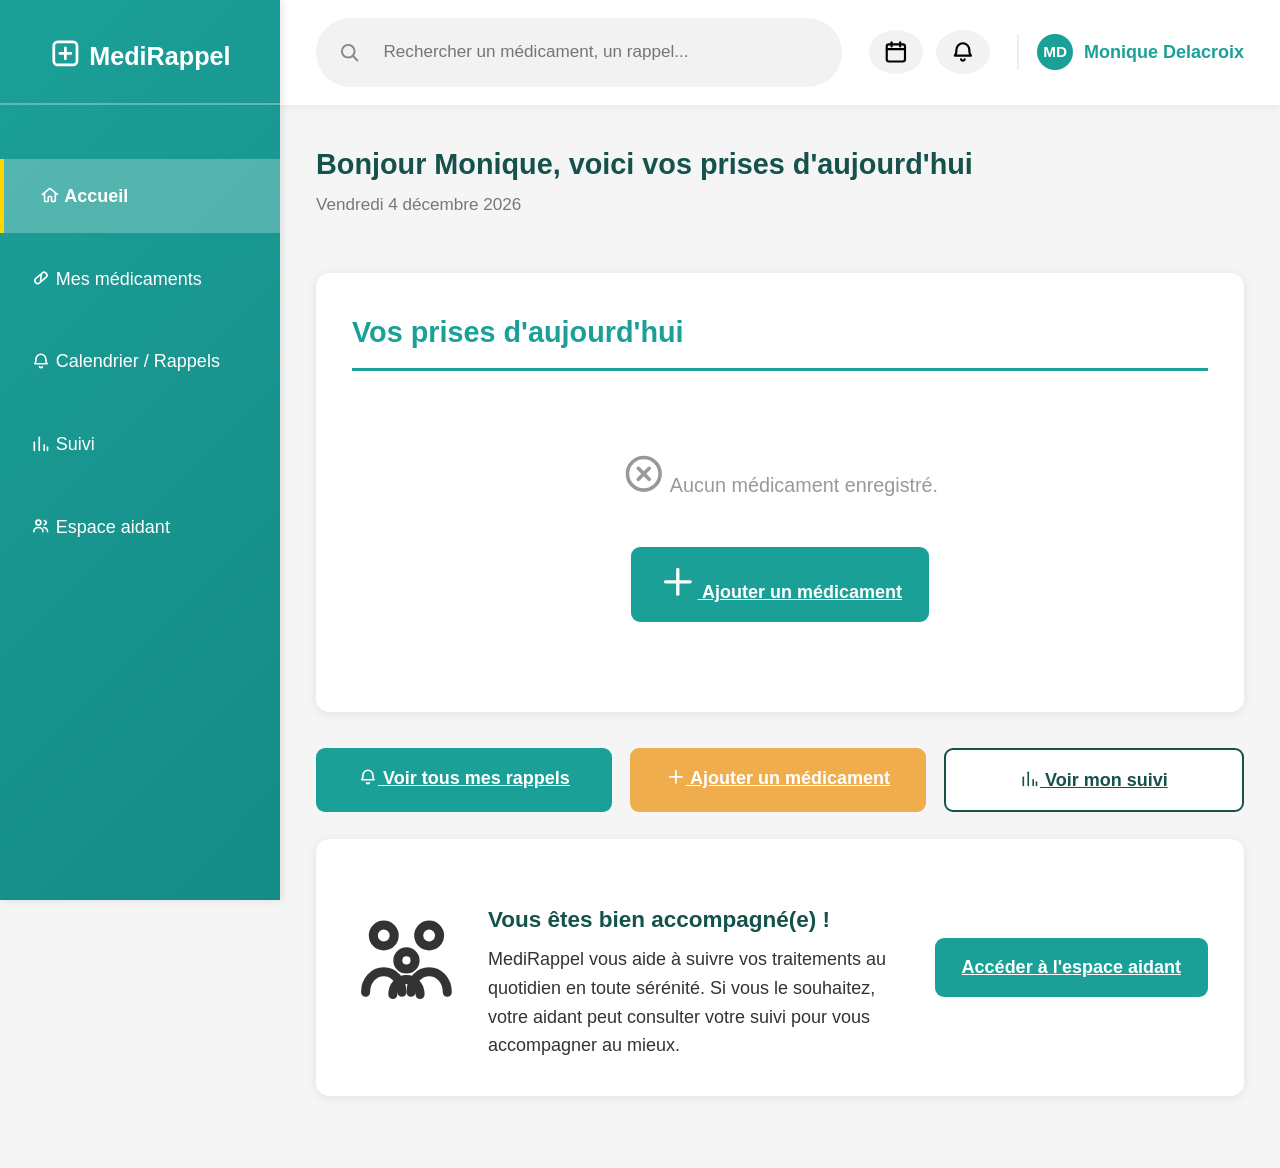
<file: medirappel/index.html>
<!DOCTYPE html>
<html lang="fr">
<head>
    <meta charset="UTF-8">
    <meta name="viewport" content="width=device-width, initial-scale=1.0">
    <title>MediRappel - Accueil</title>
    <link rel="stylesheet" href="css/style.css">
</head>
<body>
    <aside class="sidebar">
        <h1><span class="icon" data-icon="logo"></span> MediRappel</h1>
        <nav>
            <a href="index.html" class="active"><span class="icon" data-icon="home"></span> Accueil</a>
            <a href="medicaments.html"><span class="icon" data-icon="pill"></span> Mes médicaments</a>
            <a href="calendrier.html"><span class="icon" data-icon="bell"></span> Calendrier / Rappels</a>
            <a href="suivi.html"><span class="icon" data-icon="bar-chart"></span> Suivi</a>
            <a href="aidant.html"><span class="icon" data-icon="users"></span> Espace aidant</a>
        </nav>
    </aside>

    <div class="main-wrapper">
        <div class="topbar">
            <div class="search-box"><span class="icon" data-icon="search"></span><input type="text" placeholder="Rechercher un médicament, un rappel..."></div>
            <div class="topbar-icons">
                <button class="topbar-icon-btn" title="Calendrier"><span class="icon" data-icon="calendar"></span></button>
                <button class="topbar-icon-btn" title="Notifications"><span class="icon" data-icon="bell"></span></button>
            </div>
            <div class="topbar-user"><span class="avatar">MD</span> Monique Delacroix</div>
        </div>

        <div class="container">
            <div class="page-intro">
                <h2>Bonjour Monique, voici vos prises d'aujourd'hui</h2>
                <p id="date-du-jour"></p>
            </div>

            <div class="home-stats" id="home-stats"></div>

            <section>
                <h2>Vos prises d'aujourd'hui</h2>
                <div id="prises-du-jour"></div>
            </section>

            <div class="quick-actions">
                <a href="calendrier.html" class="btn btn-primary"><span class="icon" data-icon="bell"></span> Voir tous mes rappels</a>
                <a href="medicaments.html" class="btn btn-secondary"><span class="icon" data-icon="plus"></span> Ajouter un médicament</a>
                <a href="suivi.html" class="btn btn-tertiary"><span class="icon" data-icon="bar-chart"></span> Voir mon suivi</a>
            </div>

            <section>
                <div class="promo-card">
                    <div class="emoji"><span class="icon" data-icon="family"></span></div>
                    <div class="text">
                        <h3>Vous êtes bien accompagné(e) !</h3>
                        <p>MediRappel vous aide à suivre vos traitements au quotidien en toute sérénité. Si vous le souhaitez, votre aidant peut consulter votre suivi pour vous accompagner au mieux.</p>
                    </div>
                    <a href="aidant.html" class="btn btn-primary">Accéder à l'espace aidant</a>
                </div>
            </section>
        </div>
    </div>

    <script src="js/icons.js"></script>
    <script src="js/storage.js"></script>
    <script src="js/accueil.js"></script>
</body>
</html>
</file>
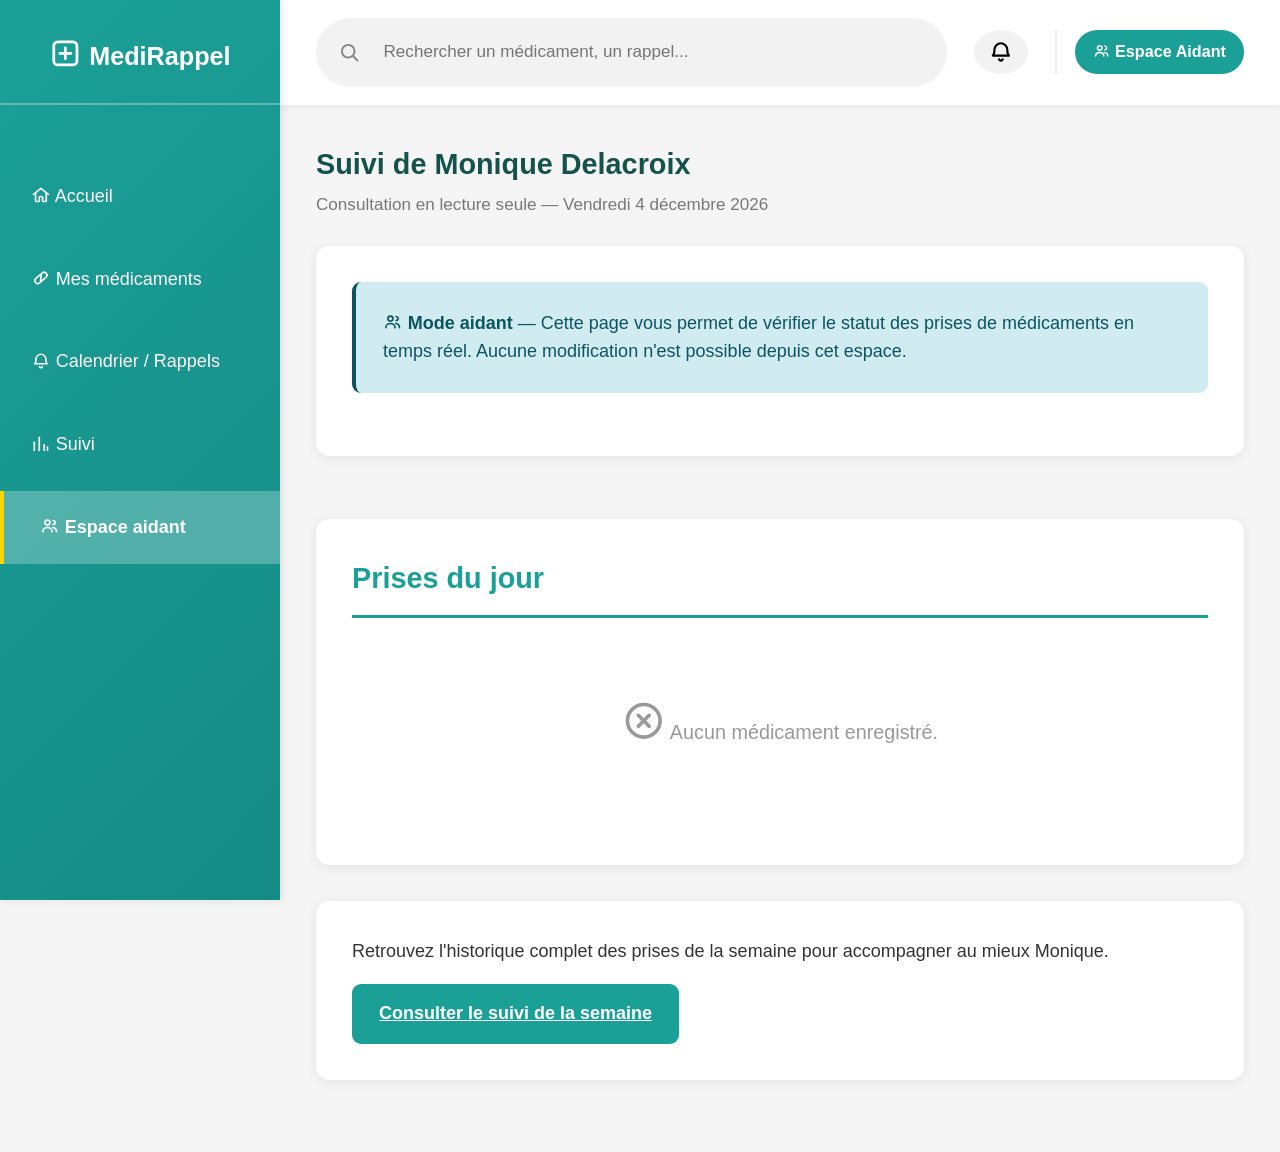
<file: medirappel/aidant.html>
<!DOCTYPE html>
<html lang="fr">
<head>
    <meta charset="UTF-8">
    <meta name="viewport" content="width=device-width, initial-scale=1.0">
    <title>MediRappel - Espace aidant</title>
    <link rel="stylesheet" href="css/style.css">
</head>
<body>
    <aside class="sidebar">
        <h1><span class="icon" data-icon="logo"></span> MediRappel</h1>
        <nav>
            <a href="index.html"><span class="icon" data-icon="home"></span> Accueil</a>
            <a href="medicaments.html"><span class="icon" data-icon="pill"></span> Mes médicaments</a>
            <a href="calendrier.html"><span class="icon" data-icon="bell"></span> Calendrier / Rappels</a>
            <a href="suivi.html"><span class="icon" data-icon="bar-chart"></span> Suivi</a>
            <a href="aidant.html" class="active"><span class="icon" data-icon="users"></span> Espace aidant</a>
        </nav>
    </aside>

    <div class="main-wrapper">
        <div class="topbar">
            <div class="search-box"><span class="icon" data-icon="search"></span><input type="text" placeholder="Rechercher un médicament, un rappel..."></div>
            <div class="topbar-icons">
                <button class="topbar-icon-btn" title="Notifications"><span class="icon" data-icon="bell"></span></button>
            </div>
            <div class="topbar-user"><span class="badge-aidant"><span class="icon" data-icon="users"></span> Espace Aidant</span></div>
        </div>

        <div class="container">
            <div class="page-intro">
                <h2>Suivi de Monique Delacroix</h2>
                <p id="titre-jour-aidant">Consultation en lecture seule — Prises du jour</p>
            </div>

            <section>
                <div class="alert alert-info">
                    <strong><span class="icon" data-icon="users"></span> Mode aidant</strong> — Cette page vous permet de vérifier le statut des prises de médicaments en temps réel.
                    Aucune modification n'est possible depuis cet espace.
                </div>
            </section>

            <div class="aidant-chips" id="aidant-chips"></div>

            <section>
                <h2>Prises du jour</h2>
                <div id="prises-aidant"></div>
            </section>

            <section>
                <p>Retrouvez l'historique complet des prises de la semaine pour accompagner au mieux Monique.</p>
                <a href="suivi.html" class="btn btn-primary" style="margin-top: 1rem;">Consulter le suivi de la semaine</a>
            </section>
        </div>
    </div>

    <script src="js/icons.js"></script>
    <script src="js/storage.js"></script>
    <script src="js/aidant.js"></script>
</body>
</html>
</file>
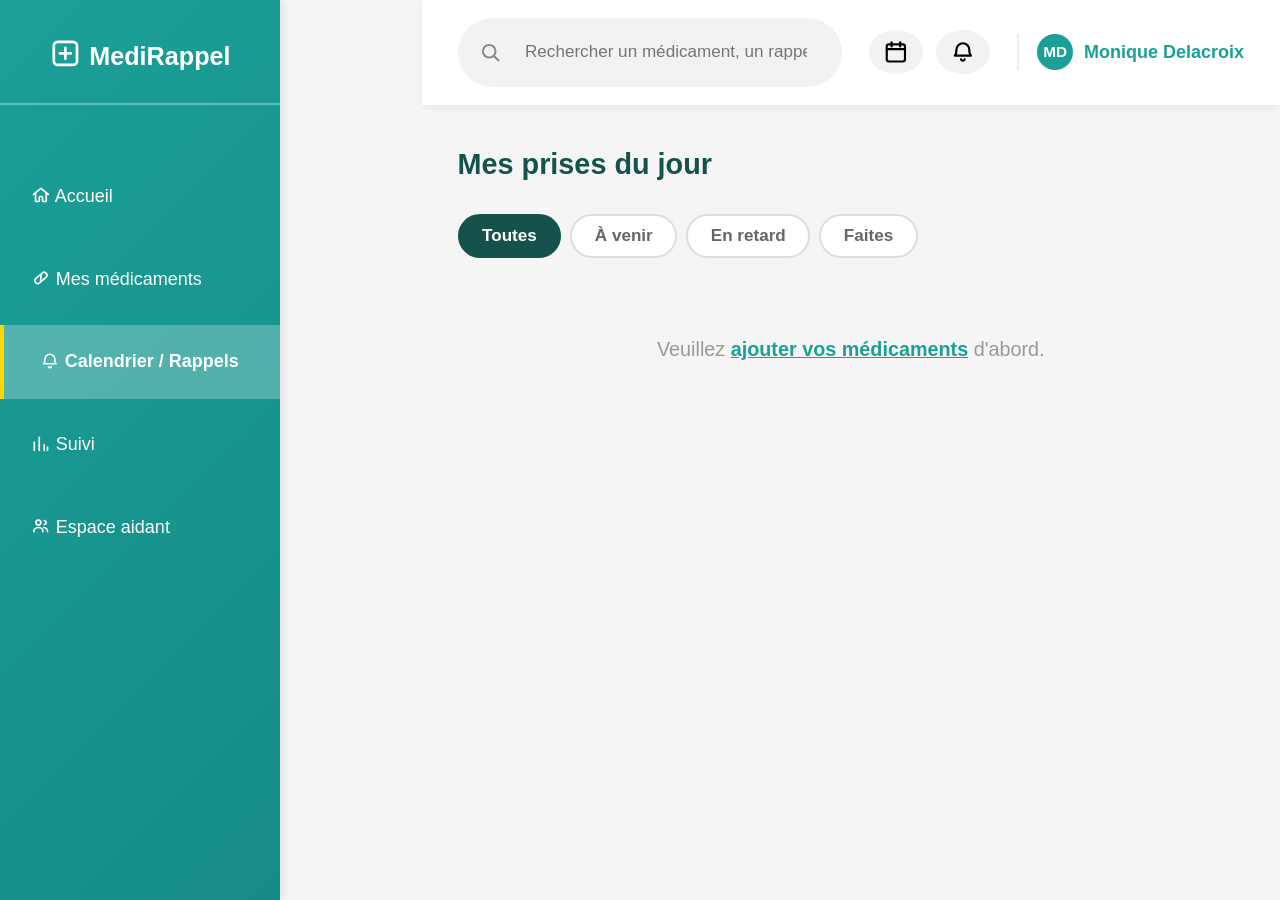
<file: medirappel/calendrier.html>
!DOCTYPE html>
<html lang="fr">
<head>
    <meta charset="UTF-8">
    <meta name="viewport" content="width=device-width, initial-scale=1.0">
    <title>MediRappel - Mes prises du jour</title>
    <link rel="stylesheet" href="css/style.css">
</head>
<body>
    <aside class="sidebar">
        <h1><span class="icon" data-icon="logo"></span> MediRappel</h1>
        <nav>
            <a href="index.html"><span class="icon" data-icon="home"></span> Accueil</a>
            <a href="medicaments.html"><span class="icon" data-icon="pill"></span> Mes médicaments</a>
            <a href="calendrier.html" class="active"><span class="icon" data-icon="bell"></span> Calendrier / Rappels</a>
            <a href="suivi.html"><span class="icon" data-icon="bar-chart"></span> Suivi</a>
            <a href="aidant.html"><span class="icon" data-icon="users"></span> Espace aidant</a>
        </nav>
    </aside>

    <div class="main-wrapper">
        <div class="topbar">
            <div class="search-box"><span class="icon" data-icon="search"></span><input type="text" placeholder="Rechercher un médicament, un rappel..."></div>
            <div class="topbar-icons">
                <button class="topbar-icon-btn" title="Calendrier"><span class="icon" data-icon="calendar"></span></button>
                <button class="topbar-icon-btn" title="Notifications"><span class="icon" data-icon="bell"></span></button>
            </div>
            <div class="topbar-user"><span class="avatar">MD</span> Monique Delacroix</div>
        </div>

        <div class="container">
            <div class="page-intro">
                <h2 id="titre-jour">Mes prises du jour</h2>
                <p id="message-statut"></p>
            </div>

            <div class="tabs">
                <button class="tab-btn active" data-filter="toutes">Toutes</button>
                <button class="tab-btn" data-filter="venir">À venir</button>
                <button class="tab-btn" data-filter="retard">En retard</button>
                <button class="tab-btn" data-filter="faites">Faites</button>
            </div>

            <div id="rappels-du-jour"></div>
        </div>
    </div>

    <script src="js/icons.js"></script>
    <script src="js/storage.js"></script>
    <script src="js/calendrier.js"></script>
</body>
</html>
</file>
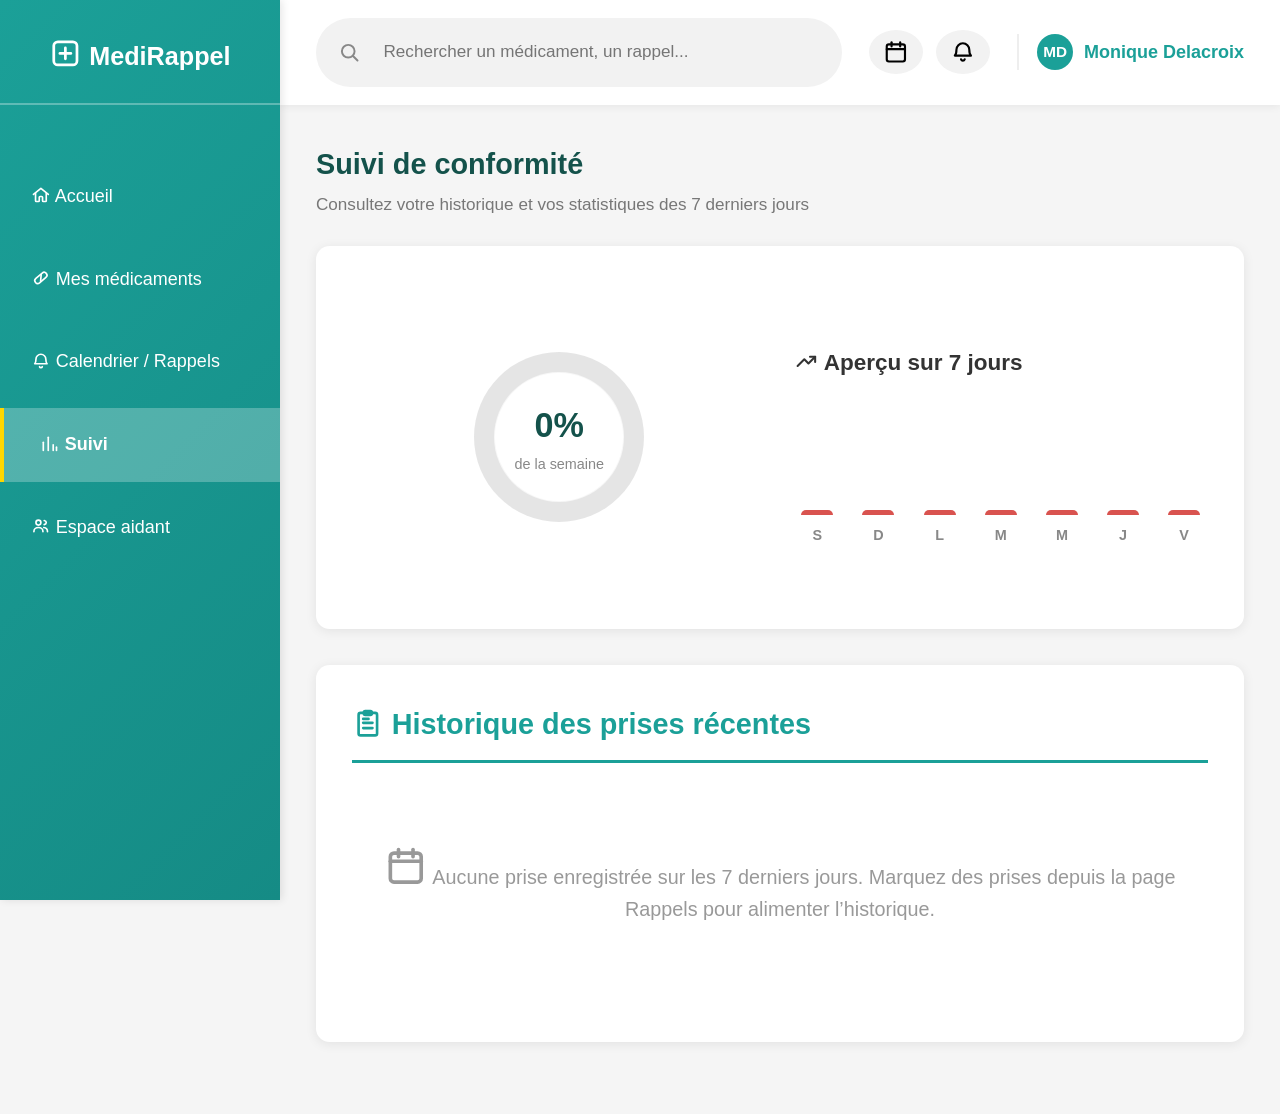
<file: medirappel/suivi.html>
<!DOCTYPE html>
<html lang="fr">
<head>
    <meta charset="UTF-8">
    <meta name="viewport" content="width=device-width, initial-scale=1.0">
    <title>MediRappel - Suivi</title>
    <link rel="stylesheet" href="css/style.css">
</head>
<body>
    <aside class="sidebar">
        <h1><span class="icon" data-icon="logo"></span> MediRappel</h1>
        <nav>
            <a href="index.html"><span class="icon" data-icon="home"></span> Accueil</a>
            <a href="medicaments.html"><span class="icon" data-icon="pill"></span> Mes médicaments</a>
            <a href="calendrier.html"><span class="icon" data-icon="bell"></span> Calendrier / Rappels</a>
            <a href="suivi.html" class="active"><span class="icon" data-icon="bar-chart"></span> Suivi</a>
            <a href="aidant.html"><span class="icon" data-icon="users"></span> Espace aidant</a>
        </nav>
    </aside>

    <div class="main-wrapper">
        <div class="topbar">
            <div class="search-box"><span class="icon" data-icon="search"></span><input type="text" placeholder="Rechercher un médicament, un rappel..."></div>
            <div class="topbar-icons">
                <button class="topbar-icon-btn" title="Calendrier"><span class="icon" data-icon="calendar"></span></button>
                <button class="topbar-icon-btn" title="Notifications"><span class="icon" data-icon="bell"></span></button>
            </div>
            <div class="topbar-user"><span class="avatar">MD</span> Monique Delacroix</div>
        </div>

        <div class="container">
            <div class="page-intro">
                <h2>Suivi de conformité</h2>
                <p>Consultez votre historique et vos statistiques des 7 derniers jours</p>
            </div>

            <section>
                <div class="stats-grid">
                    <div class="progress-ring-wrap">
                        <div class="progress-ring" id="progress-ring">
                            <div class="progress-ring-inner">
                                <div class="pct" id="progress-pct">0%</div>
                                <div class="lbl">de la semaine</div>
                            </div>
                        </div>
                    </div>
                    <div>
                        <h3><span class="icon" data-icon="trending-up"></span> Aperçu sur 7 jours</h3>
                        <div class="week-chart" id="week-chart"></div>
                    </div>
                </div>
                <div id="bravo-banner"></div>
            </section>

            <section>
                <h2><span class="icon" data-icon="clipboard"></span> Historique des prises récentes</h2>
                <div id="historique-container"></div>
            </section>
        </div>
    </div>

    <script src="js/icons.js"></script>
    <script src="js/storage.js"></script>
    <script src="js/suivi.js"></script>
</body>
</html>
</file>
<file: medirappel/css/style.css>
/* MediRappel - Style sheet refactorisé avec sidebar */
* {
    margin: 0;
    padding: 0;
    box-sizing: border-box;
}

html {
    font-size: 18px;
}

body {
    font-family: 'Segoe UI', Tahoma, Geneva, Verdana, sans-serif;
    background-color: #f5f5f5;
    color: #333333;
    line-height: 1.6;
    display: flex;
    min-height: 100vh;
}

/* ========== SIDEBAR NAVIGATION ========== */
.sidebar {
    width: 280px;
    background: linear-gradient(135deg, #1ba098 0%, #158b85 100%);
    color: white;
    padding: 2rem 0;
    position: fixed;
    height: 100vh;
    overflow-y: auto;
    box-shadow: 2px 0 8px rgba(0, 0, 0, 0.1);
}

.sidebar h1 {
    font-size: 1.4rem;
    text-align: center;
    margin-bottom: 3rem;
    padding: 0 1.5rem;
    border-bottom: 2px solid rgba(255, 255, 255, 0.3);
    padding-bottom: 1.5rem;
}

.sidebar nav {
    display: flex;
    flex-direction: column;
    gap: 0.5rem;
}

.sidebar a {
    display: block;
    padding: 1.25rem 1.5rem;
    color: white;
    text-decoration: none;
    transition: all 0.3s ease;
    border-left: 4px solid transparent;
    font-weight: 500;
    font-size: 1rem;
}

.sidebar a:hover,
.sidebar a.active {
    background-color: rgba(255, 255, 255, 0.15);
    border-left-color: #ffd700;
    padding-left: 2rem;
}

.sidebar a.active {
    background-color: rgba(255, 255, 255, 0.25);
    font-weight: bold;
}

/* ========== MAIN CONTENT ========== */
.main-wrapper {
    margin-left: 280px;
    flex: 1;
    display: flex;
    flex-direction: column;
}

header {
    background-color: white;
    padding: 1.5rem 2rem;
    box-shadow: 0 2px 8px rgba(0, 0, 0, 0.08);
    border-bottom: 3px solid #1ba098;
}

header h2 {
    font-size: 1.8rem;
    color: #1ba098;
    margin: 0;
}

header p {
    font-size: 0.95rem;
    color: #666;
    margin-top: 0.5rem;
}

.container {
    flex: 1;
    padding: 2rem;
    max-width: 1400px;
    width: 100%;
}



/* ========== CARDS & SECTIONS ========== */
section {
    background-color: white;
    padding: 2rem;
    margin-bottom: 2rem;
    border-radius: 0.75rem;
    box-shadow: 0 2px 12px rgba(0, 0, 0, 0.08);
}

section h2 {
    font-size: 1.6rem;
    color: #1ba098;
    margin-bottom: 1.5rem;
    border-bottom: 3px solid #1ba098;
    padding-bottom: 0.75rem;
}

section h3 {
    font-size: 1.25rem;
    color: #333;
    margin-top: 1.5rem;
    margin-bottom: 1rem;
}

/* ========== GRILLE DE CARTES ========== */
.cards-grid {
    display: grid;
    grid-template-columns: repeat(auto-fit, minmax(300px, 1fr));
    gap: 1.5rem;
    margin: 1.5rem 0;
}

.card {
    background: linear-gradient(135deg, #f8f9fa 0%, #ffffff 100%);
    border: 2px solid #e0e0e0;
    border-radius: 0.75rem;
    padding: 1.5rem;
    transition: all 0.3s ease;
    box-shadow: 0 2px 8px rgba(0, 0, 0, 0.05);
}

.card:hover {
    transform: translateY(-4px);
    box-shadow: 0 8px 16px rgba(0, 0, 0, 0.12);
    border-color: #1ba098;
}

.card-header {
    display: flex;
    justify-content: space-between;
    align-items: start;
    margin-bottom: 1rem;
}

.card-title {
    font-size: 1.25rem;
    font-weight: bold;
    color: #1ba098;
}

.card-subtitle {
    font-size: 0.95rem;
    color: #666;
    margin-top: 0.5rem;
}

.card-content {
    font-size: 1rem;
    line-height: 1.8;
}



/* ========== STATUT BADGES ========== */
.status-badge {
    display: inline-block;
    padding: 0.6rem 1.2rem;
    border-radius: 2rem;
    font-weight: bold;
    font-size: 0.9rem;
    text-align: center;
}

.status-done {
    background-color: #d4edda;
    color: #155724;
    border: 2px solid #28a745;
}

.status-pending {
    background-color: #e2e3e5;
    color: #383d41;
    border: 2px solid #6c757d;
}

.status-late {
    background-color: #f8d7da;
    color: #721c24;
    border: 2px solid #f5c6cb;
    animation: pulse 1s infinite;
}

@keyframes pulse {
    0%, 100% { opacity: 1; }
    50% { opacity: 0.7; }
}

/* ========== STAT BOXES ========== */
.stats-grid {
    display: grid;
    grid-template-columns: repeat(auto-fit, minmax(200px, 1fr));
    gap: 1.5rem;
    margin: 2rem 0;
}

.stat-box {
    background: linear-gradient(135deg, #1ba098 0%, #158b85 100%);
    color: white;
    padding: 2rem;
    border-radius: 0.75rem;
    text-align: center;
    box-shadow: 0 4px 12px rgba(27, 160, 152, 0.15);
}

.stat-value {
    font-size: 2.5rem;
    font-weight: bold;
    margin: 0.5rem 0;
}

.stat-label {
    font-size: 1rem;
    opacity: 0.95;
}

/* ========== FORMULAIRES ========== */
form {
    display: flex;
    flex-direction: column;
    gap: 1.5rem;
    margin: 1.5rem 0;
}

.form-group {
    display: flex;
    flex-direction: column;
}

label {
    font-size: 1rem;
    font-weight: bold;
    color: #333;
    margin-bottom: 0.5rem;
}

input[type="text"],
input[type="number"],
select {
    font-size: 1rem;
    padding: 0.75rem;
    border: 2px solid #ddd;
    border-radius: 0.5rem;
    font-family: inherit;
    transition: border-color 0.3s ease;
}

input[type="text"]:focus,
input[type="number"]:focus,
select:focus {
    outline: none;
    border-color: #1ba098;
    box-shadow: 0 0 0 3px rgba(27, 160, 152, 0.1);
}

/* ========== CHECKBOXES (HORAIRES) ========== */
.horaires-group {
    display: grid;
    grid-template-columns: repeat(auto-fit, minmax(150px, 1fr));
    gap: 1rem;
    margin-top: 1rem;
}

.horaire-item {
    display: flex;
    align-items: center;
    gap: 0.75rem;
    padding: 0.75rem;
    background-color: #f9f9f9;
    border-radius: 0.5rem;
    border: 2px solid #eee;
    transition: all 0.3s ease;
}

.horaire-item:hover {
    border-color: #1ba098;
    background-color: #f0f8f7;
}

input[type="checkbox"] {
    width: 24px;
    height: 24px;
    cursor: pointer;
    accent-color: #1ba098;
}

/* ========== BOUTONS ========== */
button, .btn {
    font-size: 1rem;
    padding: 0.85rem 1.5rem;
    border: none;
    border-radius: 0.5rem;
    cursor: pointer;
    font-weight: bold;
    transition: all 0.3s ease;
    min-height: 44px;
    display: inline-block;
}

button:focus, .btn:focus {
    outline: 3px solid #ffd700;
    outline-offset: 2px;
}

.btn-primary, button.primary {
    background-color: #1ba098;
    color: white;
}

.btn-primary:hover, button.primary:hover {
    background-color: #158b85;
    transform: scale(1.05);
}

.btn-secondary, button.secondary {
    background-color: #f0ad4e;
    color: white;
}

.btn-secondary:hover, button.secondary:hover {
    background-color: #ec971f;
    transform: scale(1.05);
}

.btn-danger, button.danger {
    background-color: #d9534f;
    color: white;
}

.btn-danger:hover, button.danger:hover {
    background-color: #c9302c;
    transform: scale(1.05);
}

.btn-success, button.success {
    background-color: #5cb85c;
    color: white;
}

.btn-success:hover, button.success:hover {
    background-color: #4cae4c;
    transform: scale(1.05);
}

.btn-group {
    display: flex;
    gap: 1rem;
    flex-wrap: wrap;
    margin-top: 1rem;
}



/* ========== LISTES ========== */
.medicament-item,
.prise-item,
.historique-item {
    background-color: #f9f9f9;
    border: 2px solid #e0e0e0;
    border-radius: 0.5rem;
    padding: 1.5rem;
    margin-bottom: 1rem;
    display: flex;
    justify-content: space-between;
    align-items: center;
    gap: 1.5rem;
    flex-wrap: wrap;
    transition: all 0.3s ease;
}

.medicament-item:hover,
.prise-item:hover,
.historique-item:hover {
    box-shadow: 0 4px 12px rgba(0, 0, 0, 0.08);
    border-color: #1ba098;
}

.item-info {
    flex: 1;
    min-width: 200px;
}

.item-info h3 {
    font-size: 1.2rem;
    color: #1ba098;
    margin: 0 0 0.5rem 0;
}

.item-info p {
    font-size: 0.95rem;
    color: #666;
    margin: 0.25rem 0;
}

.item-actions {
    display: flex;
    gap: 0.75rem;
    flex-wrap: wrap;
}

/* ========== EMPTY STATE ========== */
.empty-state {
    text-align: center;
    padding: 3rem 1rem;
    color: #999;
}

.empty-state p {
    font-size: 1.1rem;
    margin-bottom: 1.5rem;
}

/* ========== GRAPHIQUES ========== */
.chart-container {
    position: relative;
    height: 300px;
    margin: 2rem 0;
    padding: 1rem;
    background-color: white;
    border-radius: 0.75rem;
}

/* ========== ALERTES ========== */
.alert {
    padding: 1.5rem;
    border-radius: 0.5rem;
    margin-bottom: 1.5rem;
    font-size: 1rem;
    border-left: 4px solid;
}

.alert-info {
    background-color: #d1ecf1;
    border-left-color: #0c5460;
    color: #0c5460;
}

.alert-warning {
    background-color: #fff3cd;
    border-left-color: #856404;
    color: #856404;
}

.alert-danger {
    background-color: #f8d7da;
    border-left-color: #721c24;
    color: #721c24;
}

.alert-success {
    background-color: #d4edda;
    border-left-color: #155724;
    color: #155724;
}



/* ========== FOOTER ========== */
footer {
    background-color: #333;
    color: white;
    text-align: center;
    padding: 1.5rem;
    font-size: 0.95rem;
}

/* ========== RESPONSIVE ========== */
@media (max-width: 1024px) {
    .sidebar {
        width: 250px;
    }

    .main-wrapper {
        margin-left: 250px;
    }

    .cards-grid {
        grid-template-columns: repeat(auto-fit, minmax(250px, 1fr));
    }
}

@media (max-width: 768px) {
    html {
        font-size: 16px;
    }

    .sidebar {
        position: fixed;
        width: 100%;
        height: auto;
        padding: 1rem 0;
        max-height: 100px;
        overflow-x: auto;
        overflow-y: hidden;
        display: flex;
        align-items: center;
        z-index: 1000;
    }

    .sidebar h1 {
        margin-bottom: 0;
        padding-bottom: 0;
        border-bottom: none;
        padding-right: 2rem;
        min-width: 150px;
        text-align: left;
    }

    .sidebar nav {
        flex-direction: row;
        gap: 0;
        flex: 1;
        overflow-x: auto;
    }

    .sidebar a {
        padding: 1rem 1.25rem;
        white-space: nowrap;
    }

    .main-wrapper {
        margin-left: 0;
        margin-top: 120px;
    }

    header {
        padding: 1rem 1.5rem;
    }

    header h2 {
        font-size: 1.5rem;
    }

    .container {
        padding: 1rem;
    }

    section {
        padding: 1rem;
        margin-bottom: 1rem;
    }

    .cards-grid {
        grid-template-columns: 1fr;
    }

    .stats-grid {
        grid-template-columns: 1fr;
    }

    .medicament-item,
    .prise-item,
    .historique-item {
        flex-direction: column;
        align-items: flex-start;
    }

    .item-actions {
        width: 100%;
    }

    button, .btn {
        width: 100%;
    }

    .horaires-group {
        grid-template-columns: repeat(2, 1fr);
    }
}

@media (max-width: 480px) {
    html {
        font-size: 14px;
    }

    .sidebar h1 {
        font-size: 1.1rem;
    }

    header h2 {
        font-size: 1.2rem;
    }

    .stat-value {
        font-size: 2rem;
    }

    .horaires-group {
        grid-template-columns: 1fr;
    }

    .btn-group {
        flex-direction: column;
    }

    button, .btn {
        min-height: 40px;
        font-size: 0.9rem;
    }
}

/* ========== PRINT ========== */
@media print {
    .sidebar,
    footer,
    button,
    .btn {
        display: none;
    }

    body {
        background-color: white;
        display: block;
    }

    .main-wrapper {
        margin-left: 0;
    }

    section {
        box-shadow: none;
        page-break-inside: avoid;
    }
}

/* ========== TOPBAR (recherche + icônes + utilisateur) ========== */
.topbar {
    background-color: white;
    padding: 1rem 2rem;
    display: flex;
    align-items: center;
    gap: 1.5rem;
    box-shadow: 0 2px 8px rgba(0, 0, 0, 0.06);
    flex-wrap: wrap;
}

.topbar .search-box {
    flex: 1;
    min-width: 220px;
    display: flex;
    align-items: center;
    gap: 0.5rem;
    background-color: #f2f2f2;
    border-radius: 2rem;
    padding: 0.6rem 1.2rem;
    color: #888;
}

.topbar .search-box input {
    border: none;
    background: transparent;
    flex: 1;
    font-size: 0.95rem;
    outline: none;
    font-family: inherit;
}

.topbar-icons {
    display: flex;
    gap: 0.75rem;
}

.topbar-icon-btn {
    width: 40px;
    height: 40px;
    border-radius: 50%;
    background-color: #f2f2f2;
    border: none;
    display: flex;
    align-items: center;
    justify-content: center;
    font-size: 1.1rem;
    cursor: pointer;
    transition: background-color 0.2s ease;
}

.topbar-icon-btn:hover {
    background-color: #e2e2e2;
}

.topbar-user {
    display: flex;
    align-items: center;
    gap: 0.6rem;
    padding-left: 1rem;
    border-left: 2px solid #eee;
    font-weight: bold;
    color: #1ba098;
    white-space: nowrap;
}

.topbar-user .avatar {
    width: 36px;
    height: 36px;
    border-radius: 50%;
    background-color: #1ba098;
    color: white;
    display: flex;
    align-items: center;
    justify-content: center;
    font-weight: bold;
    font-size: 0.85rem;
}

.topbar-user .badge-aidant {
    background-color: #1ba098;
    color: white;
    padding: 0.5rem 1rem;
    border-radius: 2rem;
    font-size: 0.9rem;
}

/* ========== INTRO DE PAGE (titre + sous-titre dans le contenu) ========== */
.page-intro {
    margin-bottom: 1.5rem;
}

.page-intro h2 {
    font-size: 1.6rem;
    color: #14524b;
    margin-bottom: 0.25rem;
}

.page-intro p {
    color: #777;
    font-size: 0.95rem;
}

/* ========== STATS ACCUEIL ========== */
.home-stats {
    display: grid;
    grid-template-columns: repeat(auto-fit, minmax(200px, 1fr));
    gap: 1.25rem;
    margin: 1.5rem 0;
}

.home-stat {
    background-color: white;
    border-radius: 0.75rem;
    padding: 1.25rem;
    box-shadow: 0 2px 10px rgba(0, 0, 0, 0.06);
    text-align: center;
}

.home-stat .value {
    font-size: 2rem;
    font-weight: bold;
    color: #14524b;
}

.home-stat .label {
    color: #888;
    font-size: 0.9rem;
    margin-top: 0.25rem;
}

.home-stat.alert {
    background-color: #fff6e5;
    border: 2px solid #f0ad4e;
    color: #a56a00;
    text-align: left;
}

.home-stat.alert .value {
    font-size: 1.05rem;
    color: #a56a00;
}

/* ========== ACTIONS RAPIDES ========== */
.quick-actions {
    display: flex;
    gap: 1rem;
    flex-wrap: wrap;
    margin: 1.5rem 0;
}

.quick-actions .btn {
    flex: 1;
    min-width: 200px;
    text-align: center;
}

.btn-tertiary, button.tertiary {
    background-color: white;
    color: #14524b;
    border: 2px solid #14524b;
}

.btn-tertiary:hover, button.tertiary:hover {
    background-color: #eef8f7;
    transform: scale(1.03);
}

/* ========== CARTE PROMO ESPACE AIDANT ========== */
.promo-card {
    display: flex;
    align-items: center;
    gap: 1.5rem;
    flex-wrap: wrap;
}

.promo-card .emoji {
    font-size: 2.75rem;
}

.promo-card .text {
    flex: 1;
    min-width: 220px;
}

.promo-card .text h3 {
    color: #14524b;
    margin-bottom: 0.4rem;
}

/* ========== LIGNES DE PRISE (accueil / rappels / aidant) ========== */
.prise-row {
    display: flex;
    align-items: center;
    gap: 1.25rem;
    background-color: white;
    border-radius: 0.6rem;
    padding: 1rem 1.25rem;
    margin-bottom: 0.85rem;
    border-left: 6px solid #ccc;
    box-shadow: 0 1px 6px rgba(0, 0, 0, 0.05);
    flex-wrap: wrap;
}

.prise-row.venir { border-left-color: #f0ad4e; }
.prise-row.retard { border-left-color: #d9534f; }
.prise-row.faite { border-left-color: #28a745; }

.prise-row .prise-time {
    font-weight: bold;
    color: #333;
    min-width: 60px;
    font-size: 1.05rem;
}

.prise-row .prise-info {
    flex: 1;
    min-width: 180px;
}

.prise-row .prise-info strong {
    color: #14524b;
    font-size: 1.1rem;
}

.prise-row .prise-badge {
    font-size: 0.85rem;
    padding: 0.4rem 0.9rem;
    border-radius: 2rem;
    font-weight: bold;
    white-space: nowrap;
}

.prise-row .prise-badge.venir { background-color: #fff3cd; color: #a56a00; }
.prise-row .prise-badge.retard { background-color: #f8d7da; color: #a12a2a; }
.prise-row .prise-badge.faite { background-color: #d4edda; color: #1e7e34; }

/* ========== ONGLETS (tabs) ========== */
.tabs {
    display: flex;
    gap: 0.5rem;
    margin-bottom: 1.25rem;
    flex-wrap: wrap;
}

.tab-btn {
    border: 2px solid #ddd;
    background-color: white;
    padding: 0.5rem 1.25rem;
    border-radius: 2rem;
    cursor: pointer;
    font-weight: bold;
    color: #666;
    font-size: 0.95rem;
    transition: all 0.2s ease;
}

.tab-btn:hover {
    border-color: #1ba098;
}

.tab-btn.active {
    background-color: #14524b;
    border-color: #14524b;
    color: white;
}

/* ========== ANNEAU DE PROGRESSION ========== */
.progress-ring-wrap {
    display: flex;
    align-items: center;
    justify-content: center;
    padding: 1.5rem 0;
}

.progress-ring {
    width: 170px;
    height: 170px;
    border-radius: 50%;
    display: flex;
    align-items: center;
    justify-content: center;
    transition: background 0.4s ease;
}

.progress-ring-inner {
    width: 130px;
    height: 130px;
    background-color: white;
    border-radius: 50%;
    display: flex;
    flex-direction: column;
    align-items: center;
    justify-content: center;
    box-shadow: inset 0 0 0 1px rgba(0,0,0,0.03);
}

.progress-ring-inner .pct {
    font-size: 1.9rem;
    font-weight: bold;
    color: #14524b;
}

.progress-ring-inner .lbl {
    font-size: 0.8rem;
    color: #888;
    text-align: center;
    padding: 0 0.5rem;
}

/* ========== GRAPHIQUE HEBDOMADAIRE ========== */
.week-chart {
    display: flex;
    align-items: flex-end;
    gap: 0.75rem;
    height: 140px;
    margin: 1.5rem 0 0.5rem 0;
}

.week-bar-col {
    flex: 1;
    display: flex;
    flex-direction: column;
    align-items: center;
    justify-content: flex-end;
    height: 100%;
}

.week-bar {
    width: 100%;
    max-width: 32px;
    border-radius: 0.4rem 0.4rem 0 0;
    background-color: #1ba098;
    transition: height 0.3s ease;
    min-height: 4px;
}

.week-bar.low {
    background-color: #d9534f;
}

.week-bar-label {
    margin-top: 0.5rem;
    font-size: 0.8rem;
    color: #888;
    font-weight: bold;
}

/* ========== CHIPS ESPACE AIDANT ========== */
.aidant-chips {
    display: flex;
    gap: 1rem;
    flex-wrap: wrap;
    margin: 1.5rem 0;
}

.aidant-chip {
    flex: 1;
    min-width: 150px;
    border-radius: 0.75rem;
    padding: 1.25rem;
    text-align: center;
}

.aidant-chip.faite { background-color: #e9f7ef; color: #1e7e34; }
.aidant-chip.venir { background-color: #e8f0fe; color: #1a56db; }
.aidant-chip.retard { background-color: #fff3cd; color: #a56a00; }

.aidant-chip .num {
    font-size: 1.9rem;
    font-weight: bold;
}

.aidant-chip .lbl {
    font-size: 0.85rem;
    margin-top: 0.25rem;
}

/* ========== LAYOUT DEUX COLONNES (page médicaments) ========== */
.meds-layout {
    display: grid;
    grid-template-columns: 380px 1fr;
    gap: 1.5rem;
    align-items: start;
}

@media (max-width: 900px) {
    .meds-layout {
        grid-template-columns: 1fr;
    }
}

/* ========== RESPONSIVE (ajouts) ========== */
@media (max-width: 768px) {
    .topbar {
        padding: 1rem;
    }

    .topbar .search-box {
        order: 3;
        width: 100%;
    }

    .prise-row {
        flex-direction: column;
        align-items: flex-start;
    }

    .prise-row .prise-badge,
    .prise-row button {
        width: 100%;
        text-align: center;
    }
}

/* ========== ICÔNES SVG (remplacent les émojis) ========== */
.icon {
    display: inline-flex;
    align-items: center;
    justify-content: center;
    width: 1.1em;
    height: 1.1em;
    vertical-align: -0.18em;
    flex-shrink: 0;
}

.icon svg {
    width: 100%;
    height: 100%;
    stroke: currentColor;
}

/* Icônes un peu plus grandes dans certains contextes */
.sidebar h1 .icon,
.topbar-icon-btn .icon,
.search-box .icon {
    width: 1.3em;
    height: 1.3em;
}

.promo-card .emoji .icon,
.empty-state .icon {
    width: 2.2em;
    height: 2.2em;
}

.prise-badge .icon,
.status-badge .icon {
    width: 1em;
    height: 1em;
}
</file>
